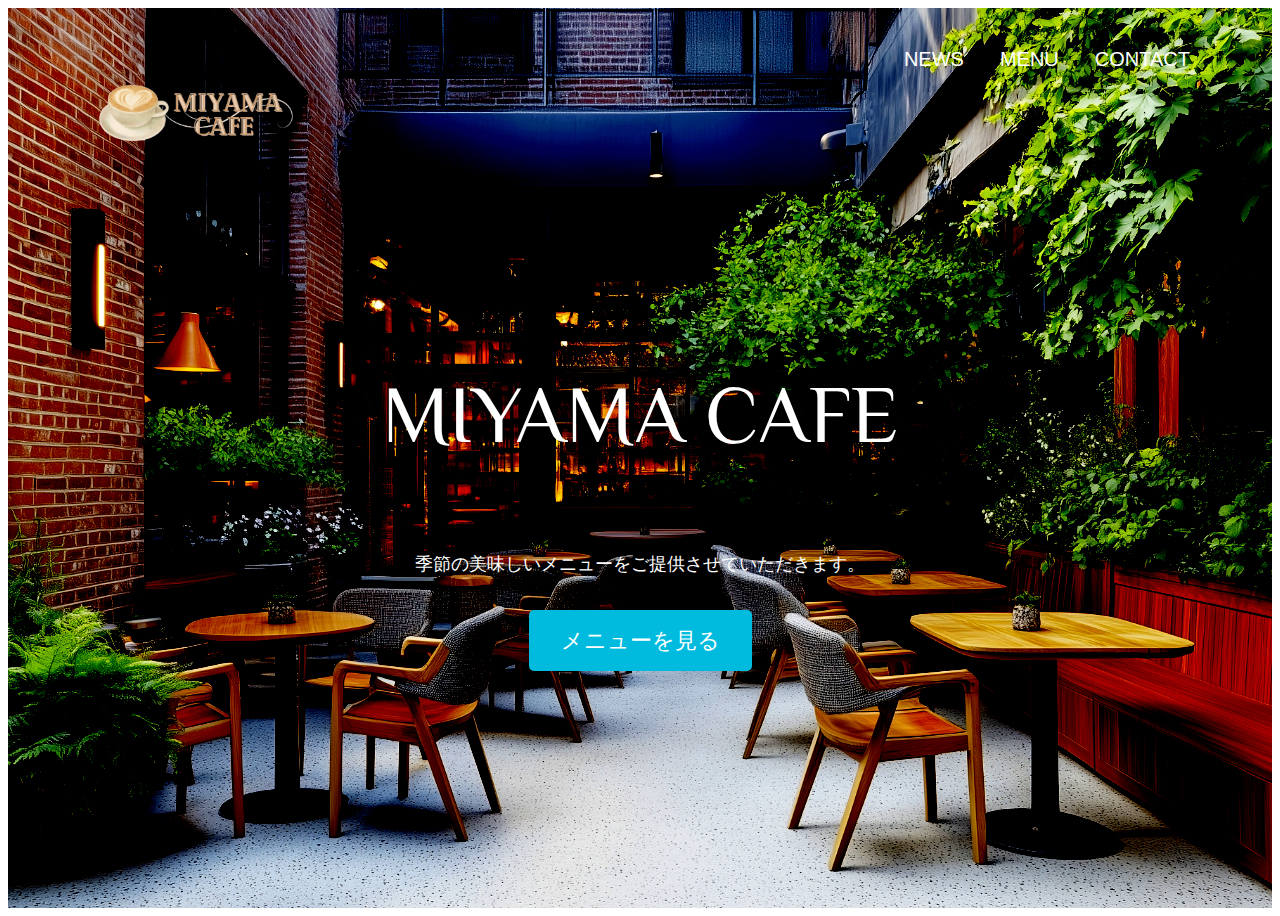
<file: index.html>
<!DOCTYPE html>
<html lang="ja">
    <head>
        <meta charset="utf-8">
        <title>WCB Cafe</title>
        <meta name="descripitin" content="ブレンドコーヒーとヘルシーなオーガニックフードを提供するカフェ">

        <!-- レスポンシブ --> 
        <meta name="viewport" content="width=device-width, initial-scale=1">

    <!-- CSS -->    
        <link erl="stylesheet" href="https://unpkg.com/ress/dist/ress.min.css">
        <link href="https://fonts.googleapis.com/css?family=Philosopher" rel="stylesheet">
        <link href="./style.css"/ rel="stylesheet">
        <link rel="icon" type="image/jpg" href="imagescafe/favicon.jpg">

        <!-- OGP -->  
        <meta property="og:url" content="http://example.com/index.html">
        <meta property="og:type" content="website">
        <meta property="og:title" content="MIYAMA CAFE home">
        <meta property="og:description"content="季節の美味しいメニューをご提供する、MIYAMA CAFE。">
        <meta property="og:imagescafe" content="http://example.com/images/ogp.jpg">

    </head>
    
    <body>
        <div id="home" class="big-bg">
            <header class="page-header wrapper">
                <h1><a href="index.html"><img class="logo" src="imagescafe/logo.png" alt="WCBカフェホーム"></a></h1>
                <nav>
                    <ul class="main-nav">
                        <li><a href="news.html">News</a></li>
                        <li><a href="menu.html">Menu</a></li>
                        <li><a href="contact.html">Contact</a></li>
                    </ul>
                </nav>
            </header>

            <div class="home-content wrapper">
                <h2 class="page-title">MIYAMA CAFE</h2>
                <p>季節の美味しいメニューをご提供させていただきます。</p>
                <a class="button" href="menu.html">メニューを見る</a>
            </div><!-- /.home-content -->
        </div><!-- /*home -->
    </body>
</html>
</file>
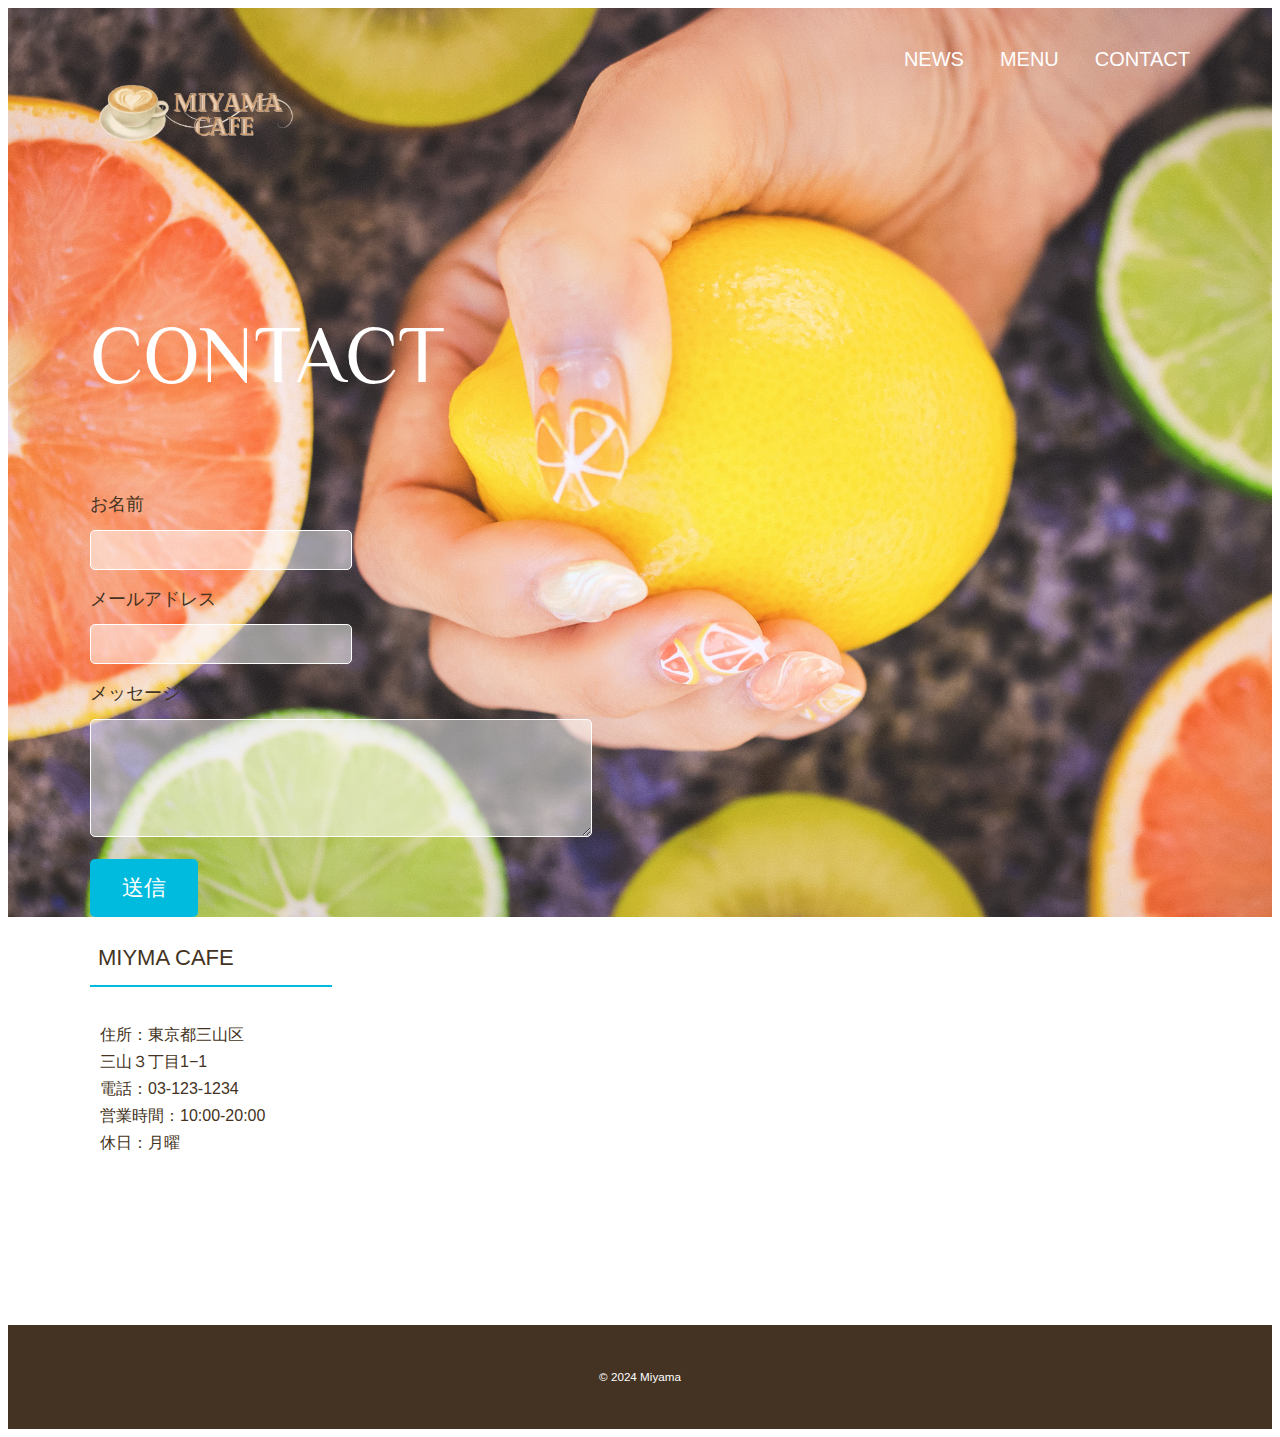
<file: contact.html>
<!DOCTYPE html>
<html lang="ja">
    <head>
        <meta charset="utf-8">
        <title>MIYAMA CAFE - contact</title>
        <meta name="descripitin" content="ブレンドコーヒーとヘルシーなオーガニックフードを提供するカフェ">

        <!-- レスポンシブ --> 
        <meta name="viewport" content="width=device-width, initial-scale=1">

    <!-- CSS -->    
        <link erl="stylesheet" href="https://unpkg.com/ress/dist/ress.min.css">
        <link href="https://fonts.googleapis.com/css?family=Philosopher" rel="stylesheet">
        <link href="./style.css"/ rel="stylesheet">
        <link rel="icon" type="image/jpg" href="imagescafe/favicon.jpg">
    </head>
    
    <body>
        <div id="contact" class="big-bg">
            <header class="page-header wrapper">
                <h1><a href="index.html"><img class="logo" src="imagescafe/logo.png" alt="MIYAMA CAFEホーム"></a></h1>
                <nav>
                    <ul class="main-nav">
                        <li><a href="news.html">News</a></li>
                        <li><a href="menu.html">Menu</a></li>
                        <li><a href="contact.html">Contact</a></li>
                    </ul>
                </nav>
            </header>

        <div class="wrapper">
            <h2 class="page-title">Contact</h2>
            <form action="#">
                <div>
                    <label for="name">お名前</label>
                    <input type="text" id="name" name="your-name">
                </div>

                <div>
                    <label for="email">メールアドレス</label>
                    <input type="email" id="email" name="your-email">
                </div>

                <div>
                    <label for="message">メッセージ</label>
                    <textarea id="message" name="your-message"></textarea>
                </div>

                <input type="submit" class="button" value="送信">
            </form>

        </div><!-- /*wrapper -->

        </div><!-- /*contact -->

        <selection id="location">
            <div class="wrapper">
                <div class="location-info">
                    <h3 class="sub-title">MIYMA CAFE</h3>
                    <p>
                        住所：東京都三山区<br>
                        三山３丁目1−1<br>
                        電話：03-123-1234<br>
                        営業時間：10:00-20:00<br>
                        休日：月曜
                    </p>
                </div><!-- /*location-info -->
                <div class="location-map">
                    <iframe src="https://www.google.com/maps/embed?pb=!1m18!1m12!1m3!1d3241.446525593065!2d139.73428897578282!3d35.66600573081011!2m3!1f0!2f0!3f0!3m2!1i1024!2i768!4f13.1!3m3!1m2!1s0x60188b835eb8d1e9%3A0x2b7a60ac15c8822a!2z44CSMTA2LTAwMzIg5p2x5Lqs6YO95riv5Yy65YWt5pys5pyo77yS5LiB55uu77yU4oiS77yV!5e0!3m2!1sja!2sjp!4v1737012637071!5m2!1sja!2sjp" width="800" height="400" style="border:0;" allowfullscreen="" loading="lazy" referrerpolicy="no-referrer-when-downgrade"></iframe>
                </div><!-- /*location-map -->
            </div><!-- /*wrapper -->
        </selection><!-- /*location -->
        
        <footer>
            <div class="wrapper">
                <p><small>&copy; 2024 Miyama</small></p>
            </div>
        </footer>
    </body>
</html>
</file>
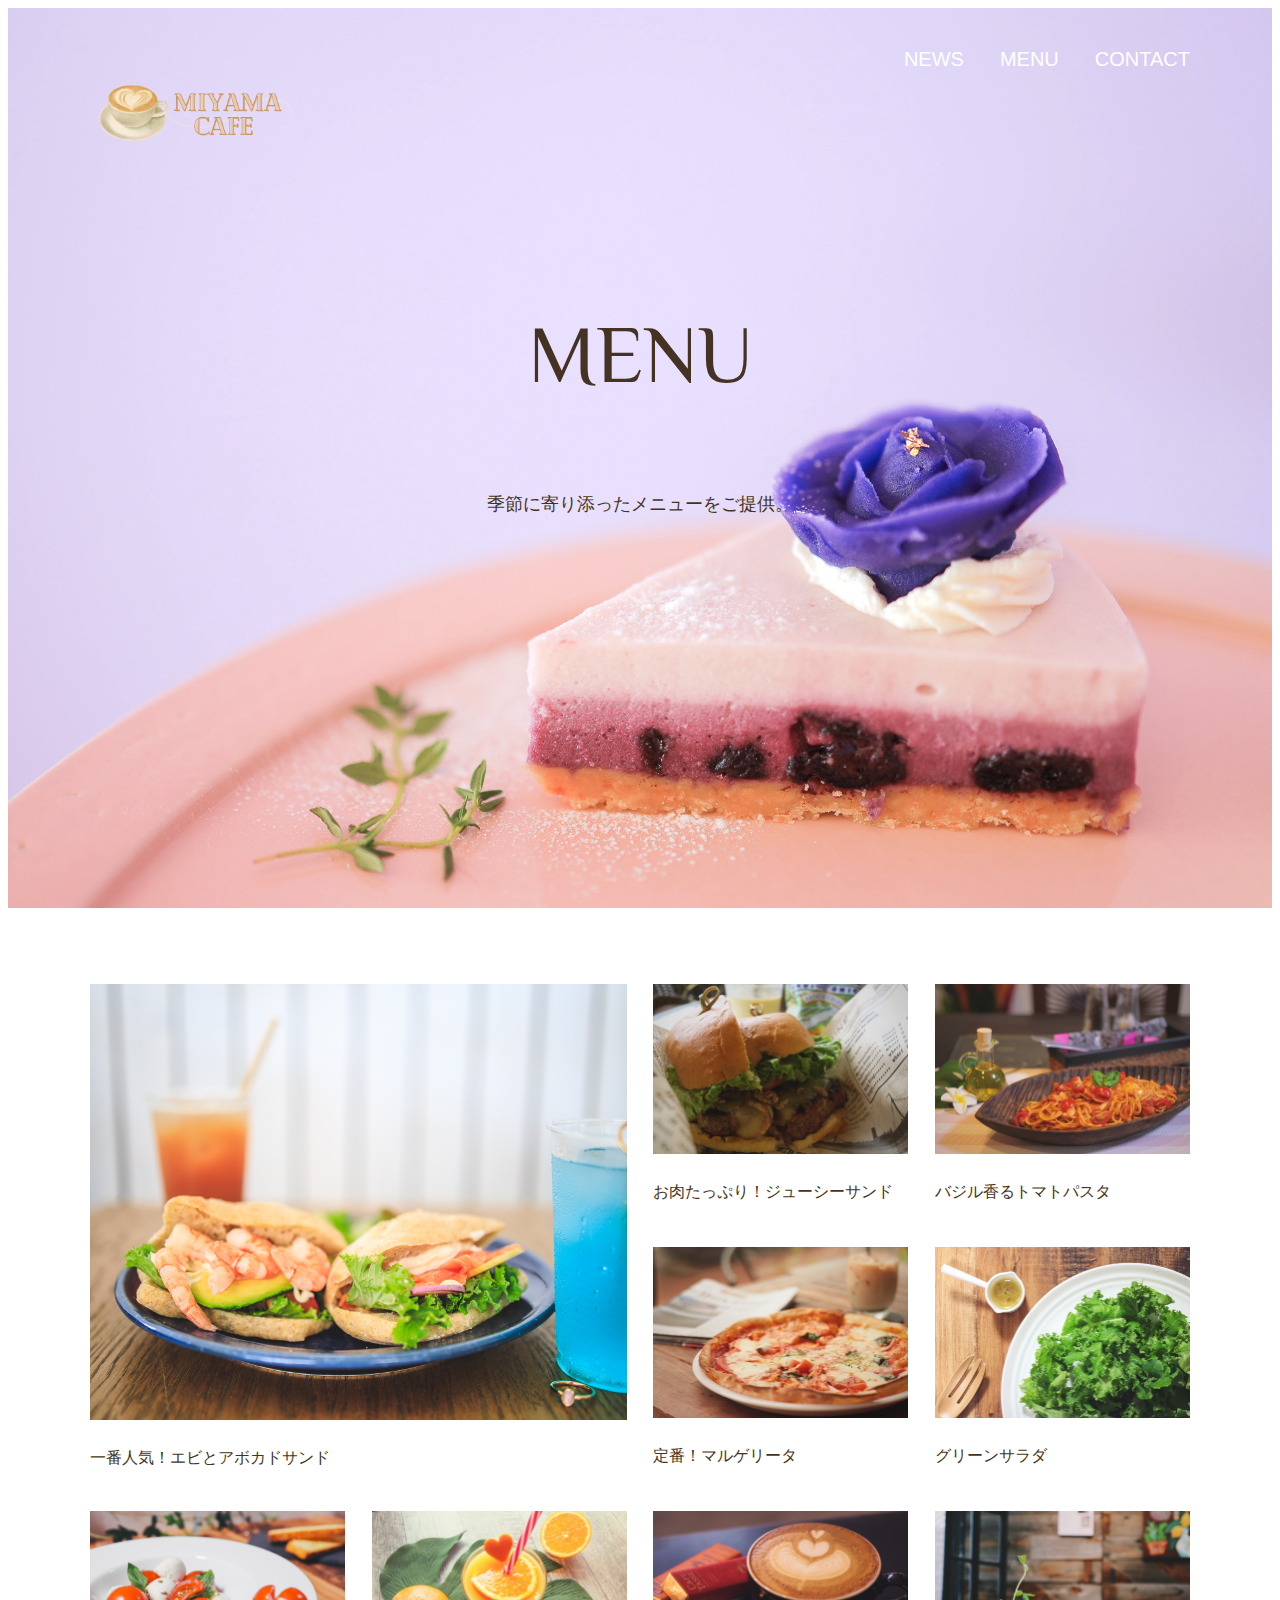
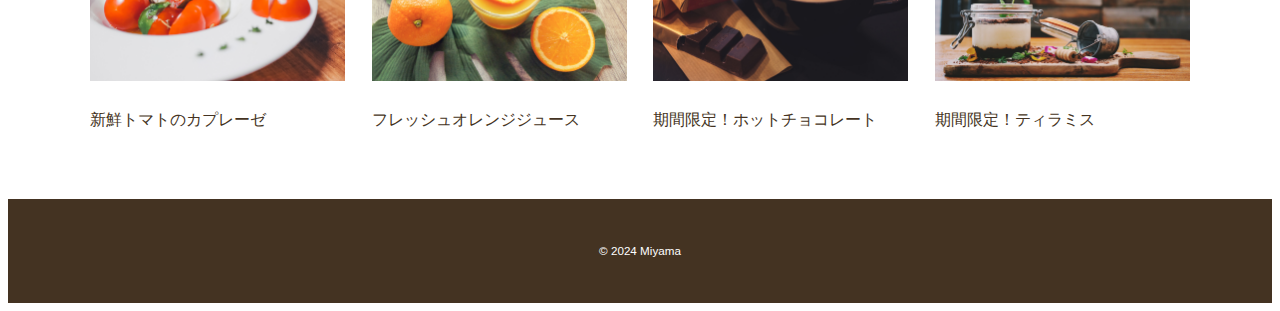
<file: menu.html>
<!DOCTYPE html>
<html lang="ja">
    <head>
        <meta charset="utf-8">
        <title>WCB Cafe - MENU</title>
        <meta name="descripitin" content="ブレンドコーヒーとヘルシーなオーガニックフードを提供するカフェ">

        <!-- レスポンシブ --> 
        <meta name="viewport" content="width=device-width, initial-scale=1">

    <!-- CSS -->    
        <link erl="stylesheet" href="https://unpkg.com/ress/dist/ress.min.css">
        <link href="https://fonts.googleapis.com/css?family=Philosopher" rel="stylesheet">
        <link href="./style.css"/ rel="stylesheet">
        <link rel="icon" type="image/jpg" href="imagescafe/favicon.jpg">
    </head>
    
    <body>
        <div id="menu" class="big-bg">
            <header class="page-header wrapper">
                <h1><a href="index.html"><img class="logo" src="imagescafe/logo.png" alt="MIYAMA CAFEホーム"></a></h1>
                <nav>
                    <ul class="main-nav">
                        <li><a href="news.html">News</a></li>
                        <li><a href="menu.html">Menu</a></li>
                        <li><a href="contact.html">Contact</a></li>
                    </ul>
                </nav>
            </header>
            <div class="menu-content wrapper">
                <h2 class="page-title">Menu</h2>
                <P>
                季節に寄り添ったメニューをご提供。
                </P>
                
            </div><!-- /*menu-content -->

        </div><!-- /*menu -->
        
        <div class="wrapper grid">
            <div class="item big-box">
                <img src="imagescafe/menu1.jpg" alt="">
                <p>一番人気！エビとアボカドサンド</p>
            </div>
            <div class="item">
                <img src="imagescafe/menu2.jpg" alt="">
                <p>お肉たっぷり！ジューシーサンド</p>
            </div>
            <div class="item">
                <img src="imagescafe/menu3.jpg" alt="">
                <p>バジル香るトマトパスタ</p>
            </div>
            <div class="item">
                <img src="imagescafe/menu4.jpg" alt="">
                <p>定番！マルゲリータ</p>
            </div>
            <div class="item">
                <img src="imagescafe/menu5.jpg" alt="">
                <p>グリーンサラダ</p>
            </div>
            <div class="item">
                <img src="imagescafe/menu6.JPG" alt="">
                <p>新鮮トマトのカプレーゼ</p>
            </div>
            <div class="item">
                <img src="imagescafe/menu7.jpg" alt="">
                <p>フレッシュオレンジジュース</p>
            </div>
            <div class="item">
                <img src="imagescafe/menu8.jpg" alt="">
                <p>期間限定！ホットチョコレート</p>
            </div>
            <div class="item">
                <img src="imagescafe/menu9.jpg" alt="">
                <p>期間限定！ティラミス</p>
            </div>
        </div><!-- /*grid -->

        <footer>
            <div class="wrapper">
                <p><small>&copy; 2024 Miyama</small></p>
            </div>
        </footer>
    </body>
</html>
</file>
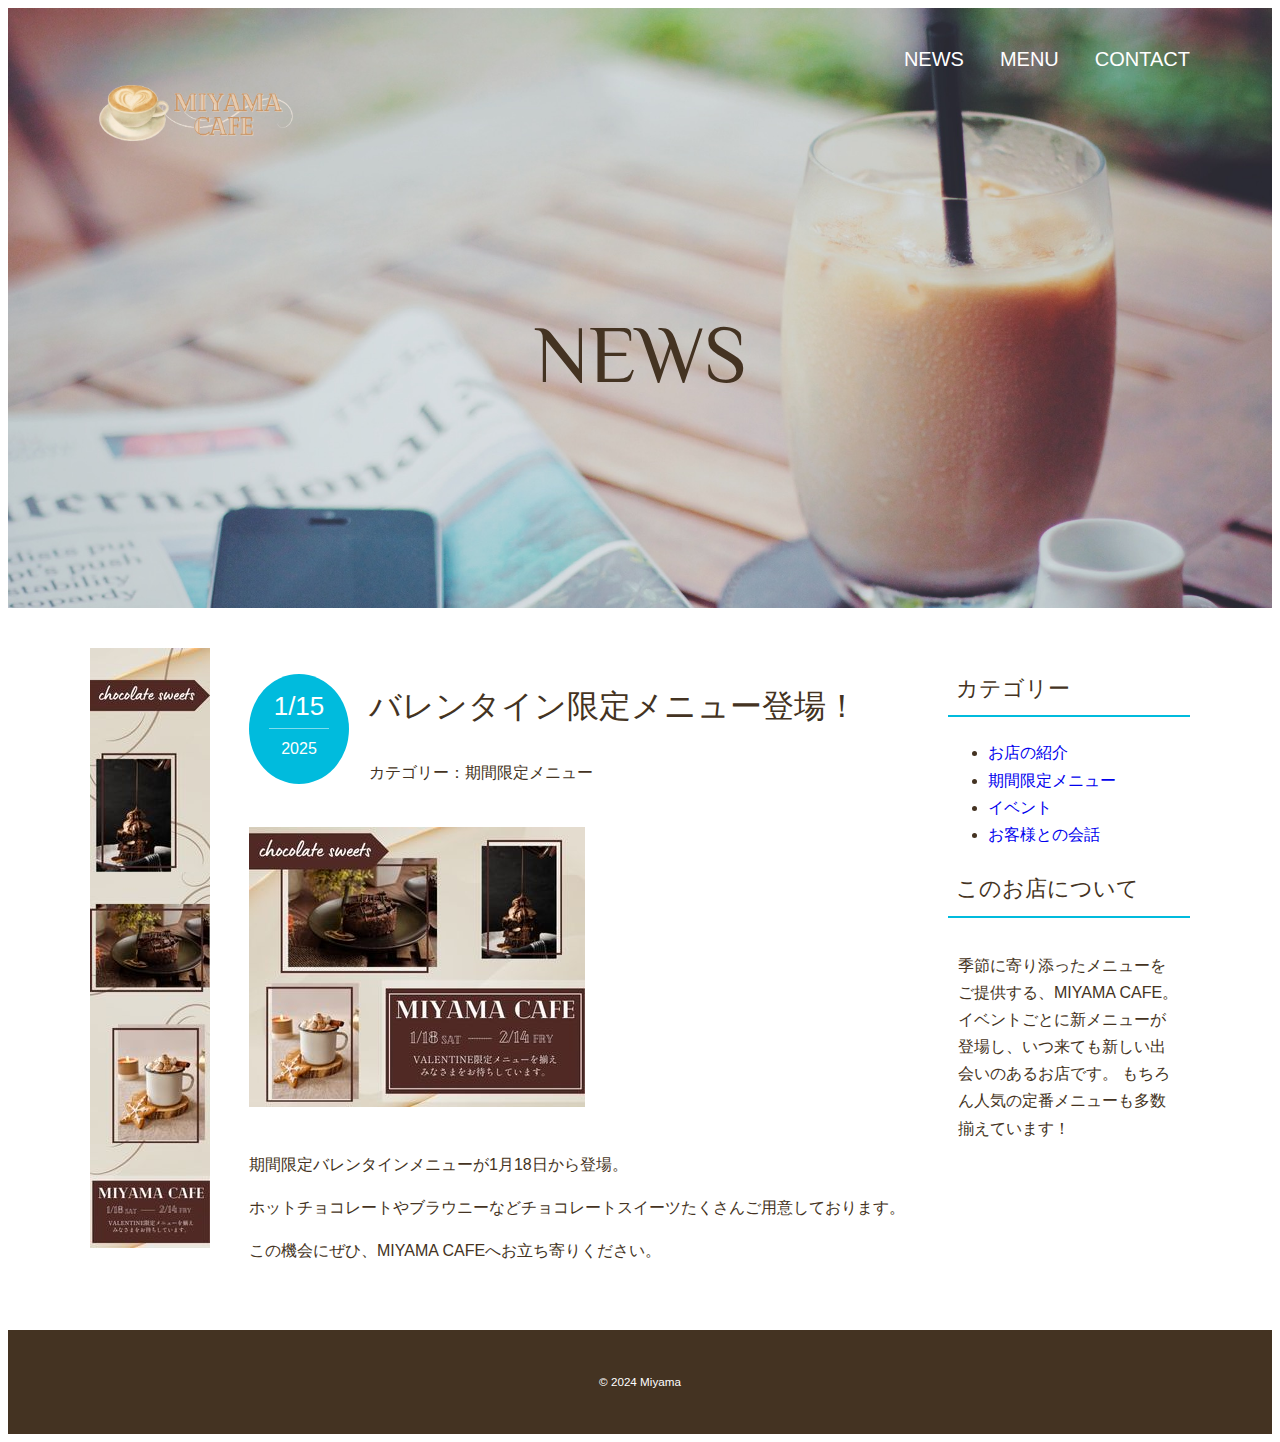
<file: news.html>
<!DOCTYPE html>
<html lang="ja">
    <head>
        <meta charset="utf-8">
        <title>WCB Cafe - NEWS</title>
        <meta name="descripitin" content="ブレンドコーヒーとヘルシーなオーガニックフードを提供するカフェ">

        <!-- レスポンシブ --> 
        <meta name="viewport" content="width=device-width, initial-scale=1">

    <!-- CSS -->    
        <link erl="stylesheet" href="https://unpkg.com/ress/dist/ress.min.css">
        <link href="https://fonts.googleapis.com/css?family=Philosopher" rel="stylesheet">
        <link href="./style.css"/ rel="stylesheet">
        <link rel="icon" type="image/jpg" href="imagescafe/favicon.jpg">
    </head>
    
    <body>
        <div id="news" class="big-bg">
            <header class="page-header wrapper">
                <h1><a href="index.html"><img class="logo" src="imagescafe/logo.png" alt="WCBカフェホーム"></a></h1>
                <nav>
                    <ul class="main-nav">
                        <li><a href="news.html">News</a></li>
                        <li><a href="menu.html">Menu</a></li>
                        <li><a href="contact.html">Contact</a></li>
                    </ul>
                </nav>
            </header>
            <div class="wrapper">
                <h2 class="page-title">News</h2>
            </div><!-- /.wrapper -->

        </div><!-- /*news -->
        
        <div class="news-contents wrapper">
            <article>
                <header class="post-info">
                    <h2 class="post-title">バレンタイン限定メニュー登場！</h2>
                    <p class="post-date">1/15 <span>2025</span></p>
                    <p class="post-cat">カテゴリー：期間限定メニュー</p>
                </header>
                <img src="imagescafe/wall.jpg" alt="店内の様子">
                <p>
                    期間限定バレンタインメニューが1月18日から登場。
                </p>
                <p>
                    ホットチョコレートやブラウニーなどチョコレートスイーツたくさんご用意しております。
                </p>
                <p>この機会にぜひ、MIYAMA CAFEへお立ち寄りください。</p>
            </article>

            <aside>
                <h3 class="sub-title">カテゴリー</h3>
                <ul class="sub-menu">
                    <li><a href="#">お店の紹介</a></li>
                    <li><a href="#">期間限定メニュー</a></li>
                    <li><a href="#">イベント</a></li>
                    <li><a href="#">お客様との会話</a></li>
                </ul>

                <h3 class="sub-title">このお店について</h3>
                <p>
                    季節に寄り添ったメニューをご提供する、MIYAMA CAFE。
                    イベントごとに新メニューが登場し、いつ来ても新しい出会いのあるお店です。
                    もちろん人気の定番メニューも多数揃えています！
                </p>
            </aside>

            <div class="ad">
                <img src="imagescafe/banner.jpg" alt="新メニュー登場">
            </div>
        </div><!-- /*news-contents -->

        <footer>
            <div class="wrapper">
                <p><small>&copy; 2024 Miyama</small></p>
            </div>
        </footer>
    </body>
</html>
</file>
<file: style.css>
@charset "UTF-8";

/*共通部分
------------------------------*/
html {
    font-size: 100%;
}
body {
    font-family: "Yu Gothic Medium","游ゴシック Medium",YuGothic,"游ゴシック体","ヒラギノ角ゴ Pro W3",sans-serif;
    line-height: 1.7;
    color: #432;
}
a {
    text-decoration: none;
}
img {
    max-width: 100%;
}


/* HEADER
------------------------------*/
.logo {
    width: 210px;
    margin-top: 14px;
}

.main-nav {
    display: flex;
    font-size: 1.25rem;
    text-transform: uppercase;
    margin-top: 34px;
    list-style: none;
}
.main-nav li {
    margin-left: 36px;
}
.main-nav a {
    color: #fff;
}
.main-nav a:hover {
    color: #0bd;
}
.page-header {
    display: flex;
    justify-content: space-between;
}

.wrapper {
    max-width: 1100px;
    margin: 0 auto;
    padding: 0 4%;
}

/* HOME----------------------*/

.home-content {
    text-align: center;
    margin-top: 10%;
    color: #fff;
}
.home-content p {
    font-size: 1.125rem;
    margin: 10px 0 42px;
    color: #fff;
}

/* 見出し */
.page-title {
    font-size: 5rem;
    font-family: 'Philosopher', serif;
    text-transform: uppercase;
    font-weight: normal;
}

/* ボタン */
.button {
    font-size: 1.375rem;
    background: #0bd;
    color: #fff;
    border-radius: 5px;
    padding: 18px 32px;
}
.button:hover {
    background: #0090aa;
}

/* 大きな背景画像 */
.big-bg {
    background-size: cover;
    background-position: center top;
}

#home {
    background-image: url("imagescafe/main-bd.jpg");
    background-color: #000;
    background-blend-mode: hard-light;
    min-height: 100vh;
}
#home .page-title {
    text-transform: none;
}

/* NEWS----------------------*/
#news {
    background-image: url("imagescafe/news-bg.jpg");
    height: 600px;
    margin-bottom: 40px;

}
#news .page-title {
    text-align: center;
    /* 上部コーチに確認する！----------------------*/
}

/* footer----------------------*/
footer {
    background: #432;
    text-align: center;
    padding: 26px 0;
}
footer p {
    color: #fff;
    font-size: 0.875rem;
}

/* 記事部分 */
article {
    width: 60%;
    order: 2;
}

/* サイドバー */
aside {
    width: 22%;
    order: 3;
}

.news-contents {
    display: flex;
    justify-content: space-between;
    margin-bottom: 50px;
}

.post-info {
    position: relative;
    padding-top: 4px;
    margin-bottom: 40px;
}
.post-date {
    background: #0bd;
    border-radius: 50%;
    color: #fff;
    width: 100px;
    height: 100px;
    font-size: 1.625rem;
    text-align: center;
    position: absolute;
    top: 0;
    padding-top: 10px;
}
.post-date span {
    font-size: 1rem;
    border-top: 1px rgba(255, 255, 255, .5) solid;
    padding-top: 6px;
    display: block;
    width: 60%;
    margin: 0 auto;
}
.post-title {
    font-family: "Yu Mincho", "Yumincho", serif;
    font-size: 2rem;
    font-weight: normal;
}
.post-title,
.post-cat {
    margin-left: 120px;
}

article img {
    margin-bottom: 20px;
}
article p {
    margin-bottom: 1rem;
}

.sub-title {
    font-size: 1.375rem;
    padding: 0 8px 8px;
    border-bottom: 2px #0bd solid;
    font-weight: normal;
}

aside p {
    padding: 12px 10px;
}

/* バナー広告 */
.ad {
    order: 1;
}

/* MENU----------------------*/
#menu {
    background-image: url("imagescafe/menu-bg.jpg");
    min-height: 100vh;
}
.menu-content {
    max-width: 560px;
    margin-top: 10px;
}
.menu-content .page-title {
    text-align: center;
}
.menu-content p {
    text-align: center;
    font-size: 1.125rem;
    margin: 10px 0 0;
}
.grid {
    display: grid;
    gap: 26px;
    grid-template-columns: repeat(auto-fit, minmax(240px, 1fr));
    margin-top: 6%;
    margin-bottom: 50px;
}
.big-box {
    grid-column: 1/3;
    grid-row: 1/3;
}
.big-box img {
    height: 87%;
    width: 100%;
    object-fit: cover;
}

/* CONTACT----------------------*/
#contact {
    background-image: url("imagescafe/contact-bg.jpg");
    min-height: 100vh;
    h2 {
        color: #fff;
    }
}

/* フォーム */
form div {
    margin-bottom: 14px;
}
label {
    font-size: 1.125rem;
    margin-bottom: 10px;
    display: block;
}
input[type="text"],
input[type="email"],
textarea {
    background: rgba(255, 255, 255,.5);
    border: 1px #fff solid;
    border-radius: 5px;
    padding: 10px;
    font-size: 1rem;
}
input[type="text"],
input[type="email"] {
    width: 100%;
    max-width: 240px;
}
textarea {
    width: 100%;
    max-width: 480px;
    height: 6rem;
}
input[type="submit"]{
    border: none;
    cursor: pointer;
    line-height: 1;
}

/* 店舗情報・地図 */
#location {
    padding: 4% 0;
}
#location .wrapper {
    display: flex;
    justify-content: space-between;
}
.location-info {
    width: 22%;
}
.location-info p {
    padding: 12px 10px;
}
.location-map {
    width: 74%;
}

/* iframe */
iframe {
    width: 100%;
}

/* モバイル版----------------------*/
@media (max-width: 600px) {
    /* HEADER */
    .main-nav {
        font-size: 1rem;
        margin-top: 10px;
    }
    .main-nav li {
        margin: 0 20px;
    }

    /* HOME */
    .home-content {
        margin-top: 20px;
    }

    /* NEWS */
    .news-contents {
        flex-direction: column;
    }
    article,
    aside {
        width: 100%;
    }
    
    .page-title {
        font-size: 2.5rem;
    }
    .page-header {
        flex-direction: column;
        align-items: center;
    }
    #news .page-title {
        margin-top: 30px;
    }
    aside {
        margin-top: 60px;
    }
    .post-info {
        margin-top: 30px;
    }
    .post-date {
        width: 70px;
        height: 70px;
        font-size: 1rem;
    }
    .post-date span {
        font-size: 0.875rem;
        padding-top: 2px;
    }
    .post-title {
        font-size: 1.375rem;
    }
    .post-cat {
        font-size: 0.875rem;
        margin-top: 10px;
    }
    .post-title,
    .post-cat {
        margin-left: 80px;
    }

    /* menu */
    .big-box {
        grid-column: auto;
        grid-row: auto;
    }
    .big-box img {
        height: auto;
    }

    /* CONTACT */
    #contact .page-title {
        margin-top: 40px;
    }

    /* フォーム */
    input[type="text"],
    input[type="email"],
    textarea {
        max-width: 100%;
    }

    /* 店舗情報・地図 */
    #location .wrapper {
        flex-direction: column;
    }
    .location-info,
    .location-map {
        width: 100%;
    }

}/*media*/
</file>
